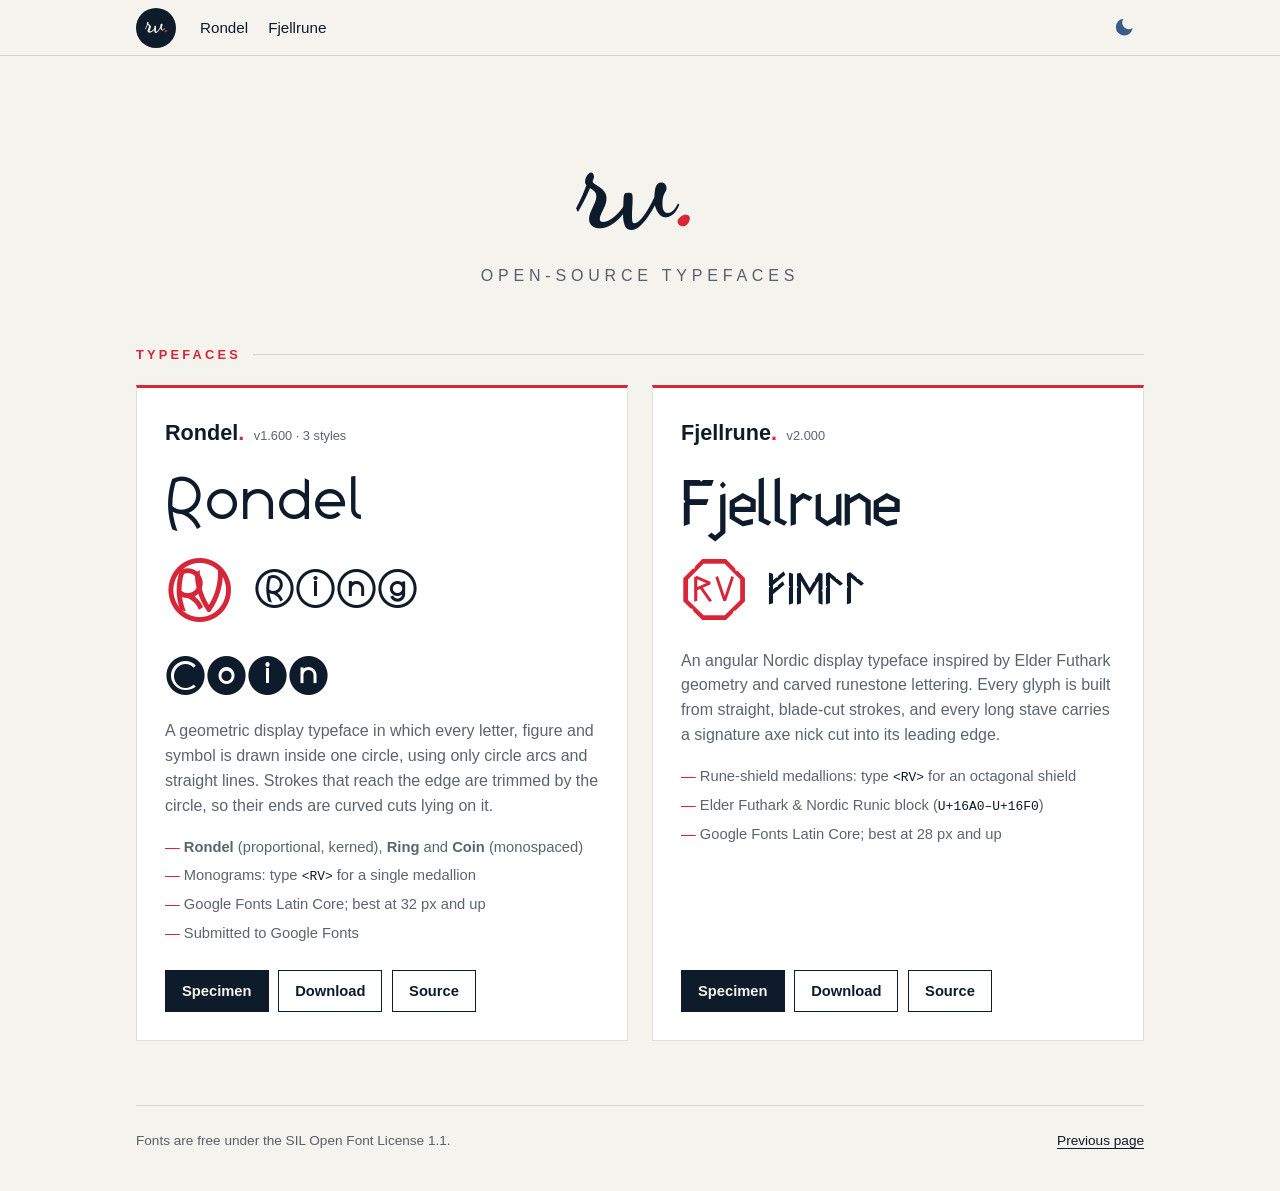
<file: index.html>
<!DOCTYPE html>
<html lang="en">
<head>
  <meta charset="UTF-8">
  <meta name="viewport" content="width=device-width, initial-scale=1.0">
  <title>rv — Typefaces</title>
  <meta name="description" content="Open-source display typefaces by rv: Rondel and Fjellrune.">
  <link rel="preconnect" href="https://fonts.googleapis.com">
  <link rel="preconnect" href="https://fonts.gstatic.com" crossorigin>
  <link href="https://fonts.googleapis.com/css2?family=Dancing+Script:wght@700&display=swap" rel="stylesheet">
  <link rel="stylesheet" href="assets/site.css">
  <script src="assets/site.js"></script>
  <style>
    @font-face { font-family: "Rondel"; src: url("assets/fonts/Rondel-Regular.woff2") format("woff2"); font-display: swap; }
    @font-face { font-family: "Rondel Ring"; src: url("assets/fonts/RondelRing-Regular.woff2") format("woff2"); font-display: swap; }
    @font-face { font-family: "Rondel Coin"; src: url("assets/fonts/RondelCoin-Regular.woff2") format("woff2"); font-display: swap; }
    @font-face { font-family: "Fjellrune"; src: url("assets/fonts/Fjellrune-Regular.woff2") format("woff2"); font-display: swap; }
    .wrap { max-width: 1040px; margin: 0 auto; padding: 0 16px; }
    .hero { padding: 4rem 0 2.5rem; text-align: center; }
    .banner {
      font-family: "Dancing Script", cursive;
      font-size: clamp(4rem, 16vw, 8rem);
      font-weight: 700;
      line-height: 1;
      color: var(--fg);
    }
    .banner::after { content: "."; color: var(--red); }
    .tagline {
      margin-top: 1rem;
      font-size: clamp(0.85rem, 2.6vw, 1rem);
      letter-spacing: 0.3em;
      text-transform: uppercase;
      color: var(--muted);
    }
    h2.section {
      font-size: 0.8rem;
      letter-spacing: 0.25em;
      text-transform: uppercase;
      color: var(--red);
      margin: 1rem 0 1.25rem;
      display: flex;
      align-items: center;
      gap: 0.75rem;
    }
    h2.section::after { content: ""; flex: 1; height: 1px; background: var(--line); }
    .grid { display: grid; grid-template-columns: repeat(auto-fit, minmax(min(100%, 440px), 1fr)); gap: 1.5rem; }
    .card {
      background: var(--card);
      border: 1px solid var(--line);
      border-top: 3px solid var(--red);
      padding: 1.75rem;
      display: flex;
      flex-direction: column;
      gap: 1.1rem;
      min-width: 0;
    }
    .card h3 { font-size: 1.35rem; display: flex; align-items: baseline; gap: 0.6rem; flex-wrap: wrap; }
    .ver { font-size: 0.8rem; font-weight: 500; color: var(--muted); }
    .card h3 .dot { color: var(--red); margin-left: -0.6rem; }
    .sample { color: var(--sample); line-height: 1.15; overflow-wrap: anywhere; }
    .sample .big { font-size: clamp(2.5rem, 9vw, 4rem); }
    .sample .row { display: flex; align-items: center; gap: 1.25rem; flex-wrap: wrap; margin-top: 0.5rem; }
    .sample .mono { font-size: clamp(3rem, 10vw, 4.5rem); color: var(--red); }
    .sample .styles { font-size: clamp(2rem, 7vw, 2.75rem); }
    .rondel { font-family: "Rondel", sans-serif; }
    .ring { font-family: "Rondel Ring", sans-serif; }
    .coin { font-family: "Rondel Coin", sans-serif; }
    .fjell { font-family: "Fjellrune", sans-serif; }
    .card p { color: var(--muted); }
    .facts { list-style: none; display: grid; gap: 0.35rem; font-size: 0.92rem; color: var(--muted); }
    .facts li::before { content: "— "; color: var(--red); }
    code { font-family: ui-monospace, SFMono-Regular, Menlo, monospace; font-size: 0.88em; color: var(--fg); }
    .links { display: flex; flex-wrap: wrap; gap: 0.6rem; margin-top: auto; padding-top: 0.5rem; }
    .btn {
      display: inline-block;
      padding: 0.55rem 1rem;
      border: 1px solid var(--fg);
      color: var(--fg);
      text-decoration: none;
      font-weight: 600;
      font-size: 0.92rem;
      transition: background 0.2s ease, color 0.2s ease;
    }
    .btn.primary { background: var(--fg); border-color: var(--fg); color: var(--bg); }
    .btn:hover { border-color: var(--red); color: var(--red); }
    .btn.primary:hover { background: var(--red); border-color: var(--red); color: var(--offwhite); }
    footer {
      margin: 4rem 0 2.5rem;
      padding-top: 1.5rem;
      border-top: 1px solid var(--line);
      font-size: 0.85rem;
      color: var(--muted);
      display: flex;
      flex-wrap: wrap;
      gap: 0.5rem 1.5rem;
      justify-content: space-between;
    }
    footer a { color: var(--fg); text-underline-offset: 3px; }
    footer a:hover { color: var(--red); }
  </style>
</head>
<body>
  <header class="site-header">
    <div class="inner">
      <a class="site-logo" href="./" aria-label="rv — home">rv</a>
      <nav class="site-nav" aria-label="Site">
        <a href="rondel.html">Rondel</a>
        <a href="fjellrune.html">Fjellrune</a>
      </nav>
      <span class="spacer"></span>
      <button class="toggle" id="themeToggle" type="button" aria-label="Toggle light and dark mode">
        <svg class="icon-moon" viewBox="0 0 24 24" aria-hidden="true"><path d="M21 12.79A9 9 0 1 1 11.21 3 7 7 0 0 0 21 12.79z"/></svg>
        <svg class="icon-sun" viewBox="0 0 24 24" aria-hidden="true"><path d="M12 17a5 5 0 1 1 0-10 5 5 0 0 1 0 10zm0-13a1 1 0 0 1-1-1V1a1 1 0 0 1 2 0v2a1 1 0 0 1-1 1zm0 19a1 1 0 0 1-1-1v-2a1 1 0 0 1 2 0v2a1 1 0 0 1-1 1zM4.93 6.34a1 1 0 0 1-.7-.29L2.81 4.63a1 1 0 0 1 1.42-1.42l1.41 1.42a1 1 0 0 1-.71 1.71zm14.14 14.14a1 1 0 0 1-.7-.29l-1.42-1.42a1 1 0 0 1 1.42-1.41l1.41 1.41a1 1 0 0 1-.71 1.71zM3 13H1a1 1 0 0 1 0-2h2a1 1 0 0 1 0 2zm20 0h-2a1 1 0 0 1 0-2h2a1 1 0 0 1 0 2zM3.52 20.48a1 1 0 0 1-.71-1.71l1.42-1.42a1 1 0 0 1 1.41 1.42l-1.41 1.41a1 1 0 0 1-.71.3zM17.66 6.34a1 1 0 0 1-.71-1.71l1.41-1.42a1 1 0 0 1 1.42 1.42l-1.42 1.42a1 1 0 0 1-.7.29z"/></svg>
      </button>
    </div>
  </header>

  <div class="wrap">
    <header class="hero">
      <div class="banner">rv</div>
      <p class="tagline">Open-source typefaces</p>
    </header>

    <main>
      <h2 class="section">Typefaces</h2>
      <div class="grid">

        <article class="card" aria-labelledby="rondel-title">
          <h3 id="rondel-title">Rondel<span class="dot">.</span> <span class="ver">v1.600 · 3 styles</span></h3>
          <div class="sample" aria-hidden="true">
            <div class="big rondel">Rondel</div>
            <div class="row">
              <span class="mono rondel">&lt;RV&gt;</span>
              <span class="styles ring">Ring</span>
              <span class="styles coin">Coin</span>
            </div>
          </div>
          <p>A geometric display typeface in which every letter, figure and symbol is drawn inside one circle, using only circle arcs and straight lines. Strokes that reach the edge are trimmed by the circle, so their ends are curved cuts lying on it.</p>
          <ul class="facts">
            <li><strong>Rondel</strong> (proportional, kerned), <strong>Ring</strong> and <strong>Coin</strong> (monospaced)</li>
            <li>Monograms: type <code>&lt;RV&gt;</code> for a single medallion</li>
            <li>Google Fonts Latin Core; best at 32&nbsp;px and up</li>
            <li>Submitted to Google Fonts</li>
          </ul>
          <div class="links">
            <a class="btn primary" href="rondel.html">Specimen</a>
            <a class="btn" href="https://github.com/q78717/font-rondel/releases/latest">Download</a>
            <a class="btn" href="https://github.com/q78717/font-rondel">Source</a>
          </div>
        </article>

        <article class="card" aria-labelledby="fjell-title">
          <h3 id="fjell-title">Fjellrune<span class="dot">.</span> <span class="ver">v2.000</span></h3>
          <div class="sample" aria-hidden="true">
            <div class="big fjell">Fjellrune</div>
            <div class="row">
              <span class="mono fjell">&lt;RV&gt;</span>
              <span class="styles fjell">ᚠᛁᛖᛚᛚ</span>
            </div>
          </div>
          <p>An angular Nordic display typeface inspired by Elder Futhark geometry and carved runestone lettering. Every glyph is built from straight, blade-cut strokes, and every long stave carries a signature axe nick cut into its leading edge.</p>
          <ul class="facts">
            <li>Rune-shield medallions: type <code>&lt;RV&gt;</code> for an octagonal shield</li>
            <li>Elder Futhark &amp; Nordic Runic block (<code>U+16A0–U+16F0</code>)</li>
            <li>Google Fonts Latin Core; best at 28&nbsp;px and up</li>
          </ul>
          <div class="links">
            <a class="btn primary" href="fjellrune.html">Specimen</a>
            <a class="btn" href="https://github.com/q78717/font-fjellrune/releases/latest">Download</a>
            <a class="btn" href="https://github.com/q78717/font-fjellrune">Source</a>
          </div>
        </article>

      </div>
    </main>

    <footer>
      <span>Fonts are free under the SIL Open Font License 1.1.</span>
      <a href="coming-soon.html">Previous page</a>
    </footer>
  </div>
</body>
</html>
</file>
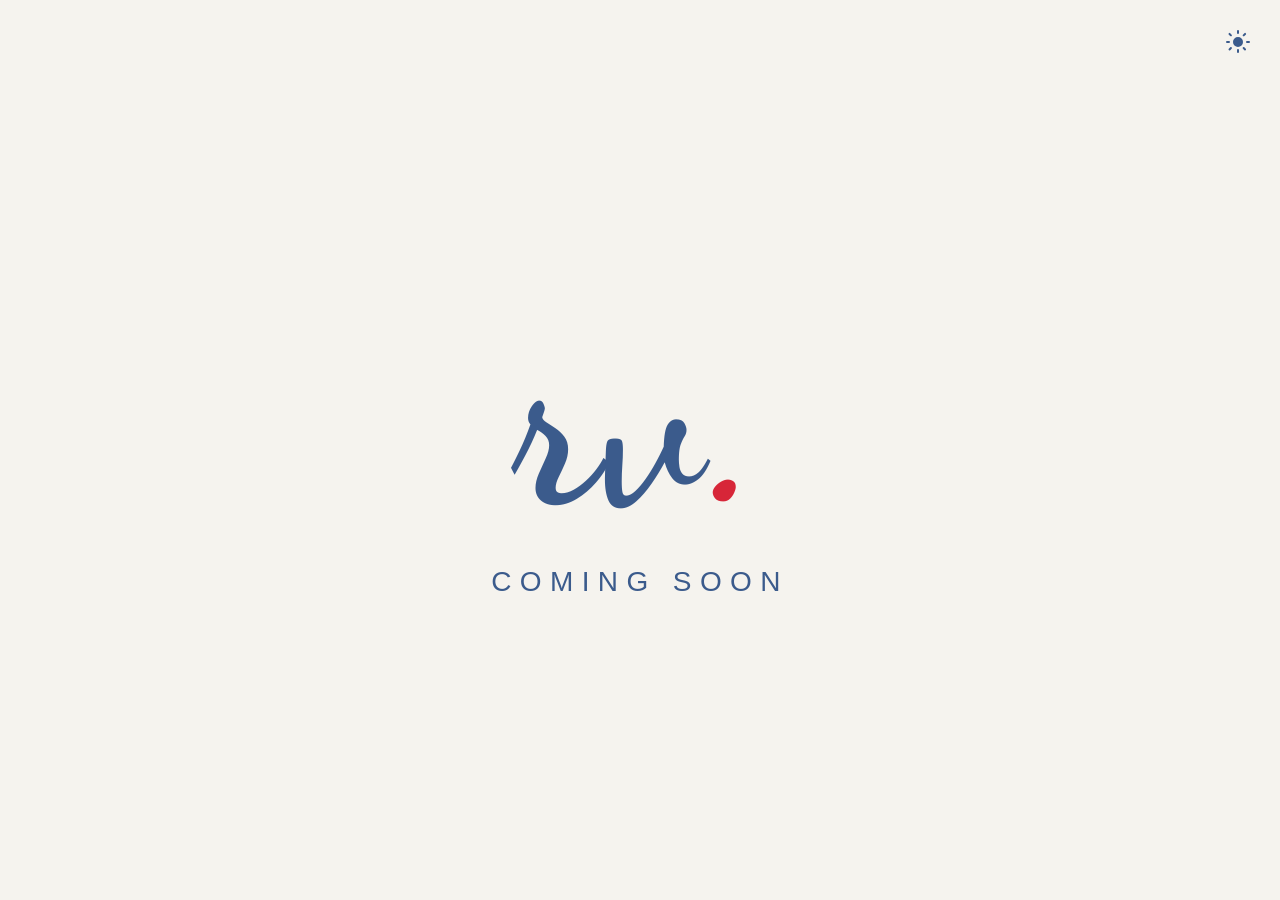
<file: coming-soon.html>
<!DOCTYPE html>
<html lang="en">
<head>
  <meta charset="UTF-8">
  <meta name="viewport" content="width=device-width, initial-scale=1.0">
  <title>RV — Coming Soon</title>
  <link rel="preconnect" href="https://fonts.googleapis.com">
  <link rel="preconnect" href="https://fonts.gstatic.com" crossorigin>
  <link href="https://fonts.googleapis.com/css2?family=Dancing+Script:wght@500;700&display=swap" rel="stylesheet">
  <style>
    :root {
      --darknavy: #0d1b2a;
      --offwhite: #f5f3ee;
      --denim: #3b5b8c;
      --red: #d72638;
    }
    /* Dark mode (default) */
    :root, [data-theme="dark"] {
      --bg: var(--darknavy);
      --fg: var(--offwhite);
      --muted: var(--denim);
    }
    [data-theme="light"] {
      --bg: var(--offwhite);
      --fg: var(--darknavy);
      --muted: var(--denim);
    }
    * { margin: 0; padding: 0; box-sizing: border-box; }
    html, body { height: 100%; }
    body {
      display: flex;
      flex-direction: column;
      align-items: center;
      justify-content: center;
      height: 100vh;
      font-family: -apple-system, BlinkMacSystemFont, "Segoe UI", Roboto, sans-serif;
      background: var(--bg);
      color: var(--fg);
      text-align: center;
      transition: background 0.3s ease, color 0.3s ease;
    }
    .banner {
      font-family: "Dancing Script", cursive;
      font-size: clamp(5rem, 24vw, 15rem);
      font-weight: 700;
      letter-spacing: 0.02em;
      line-height: 1;
      color: var(--denim);
    }
    .banner::after {
      content: ".";
      color: var(--red);
    }
    .coming-soon {
      margin-top: 1.5rem;
      font-size: clamp(1rem, 4vw, 1.75rem);
      font-weight: 300;
      letter-spacing: 0.3em;
      text-transform: uppercase;
      color: var(--muted);
    }
    .toggle {
      position: fixed;
      top: 1.25rem;
      right: 1.25rem;
      display: inline-flex;
      align-items: center;
      justify-content: center;
      width: 2.75rem;
      height: 2.75rem;
      background: transparent;
      border: none;
      color: var(--denim);
      cursor: pointer;
      transition: color 0.2s ease, transform 0.2s ease;
    }
    .toggle svg {
      width: 1.5rem;
      height: 1.5rem;
      fill: currentColor;
    }
    .toggle:hover {
      transform: scale(1.1);
    }
    .toggle:focus-visible {
      outline: 2px solid var(--red);
      outline-offset: 2px;
      border-radius: 6px;
    }
    .toggle .icon-sun { display: none; }
    .toggle .icon-moon { display: block; }
    [data-theme="light"] .toggle .icon-sun { display: block; }
    [data-theme="light"] .toggle .icon-moon { display: none; }
  </style>
</head>
<body>
  <button class="toggle" id="themeToggle" aria-label="Toggle light and dark mode">
    <svg class="icon-moon" viewBox="0 0 24 24" aria-hidden="true"><path d="M21 12.79A9 9 0 1 1 11.21 3 7 7 0 0 0 21 12.79z"/></svg>
    <svg class="icon-sun" viewBox="0 0 24 24" aria-hidden="true"><path d="M12 17a5 5 0 1 1 0-10 5 5 0 0 1 0 10zm0-13a1 1 0 0 1-1-1V1a1 1 0 0 1 2 0v2a1 1 0 0 1-1 1zm0 19a1 1 0 0 1-1-1v-2a1 1 0 0 1 2 0v2a1 1 0 0 1-1 1zM4.93 6.34a1 1 0 0 1-.7-.29L2.81 4.63a1 1 0 0 1 1.42-1.42l1.41 1.42a1 1 0 0 1-.71 1.71zm14.14 14.14a1 1 0 0 1-.7-.29l-1.42-1.42a1 1 0 0 1 1.42-1.41l1.41 1.41a1 1 0 0 1-.71 1.71zM3 13H1a1 1 0 0 1 0-2h2a1 1 0 0 1 0 2zm20 0h-2a1 1 0 0 1 0-2h2a1 1 0 0 1 0 2zM3.52 20.48a1 1 0 0 1-.71-1.71l1.42-1.42a1 1 0 0 1 1.41 1.42l-1.41 1.41a1 1 0 0 1-.71.3zM17.66 6.34a1 1 0 0 1-.71-1.71l1.41-1.42a1 1 0 0 1 1.42 1.42l-1.42 1.42a1 1 0 0 1-.7.29z"/></svg>
  </button>
  <div class="banner">rv</div>
  <div class="coming-soon">Coming Soon</div>

  <script>
    (function () {
      const root = document.documentElement;
      const btn = document.getElementById("themeToggle");

      let saved = null;
      try { saved = localStorage.getItem("theme"); } catch (e) {}
      const prefersLight = window.matchMedia("(prefers-color-scheme: light)").matches;
      // Show the saved choice, else follow the OS without saving it.
      root.setAttribute("data-theme", saved === "light" || saved === "dark" ? saved : (prefersLight ? "light" : "dark"));

      btn.addEventListener("click", function () {
        const next = root.getAttribute("data-theme") === "dark" ? "light" : "dark";
        root.setAttribute("data-theme", next);
        try { localStorage.setItem("theme", next); } catch (e) {}
      });
    })();
  </script>
</body>
</html>
</file>
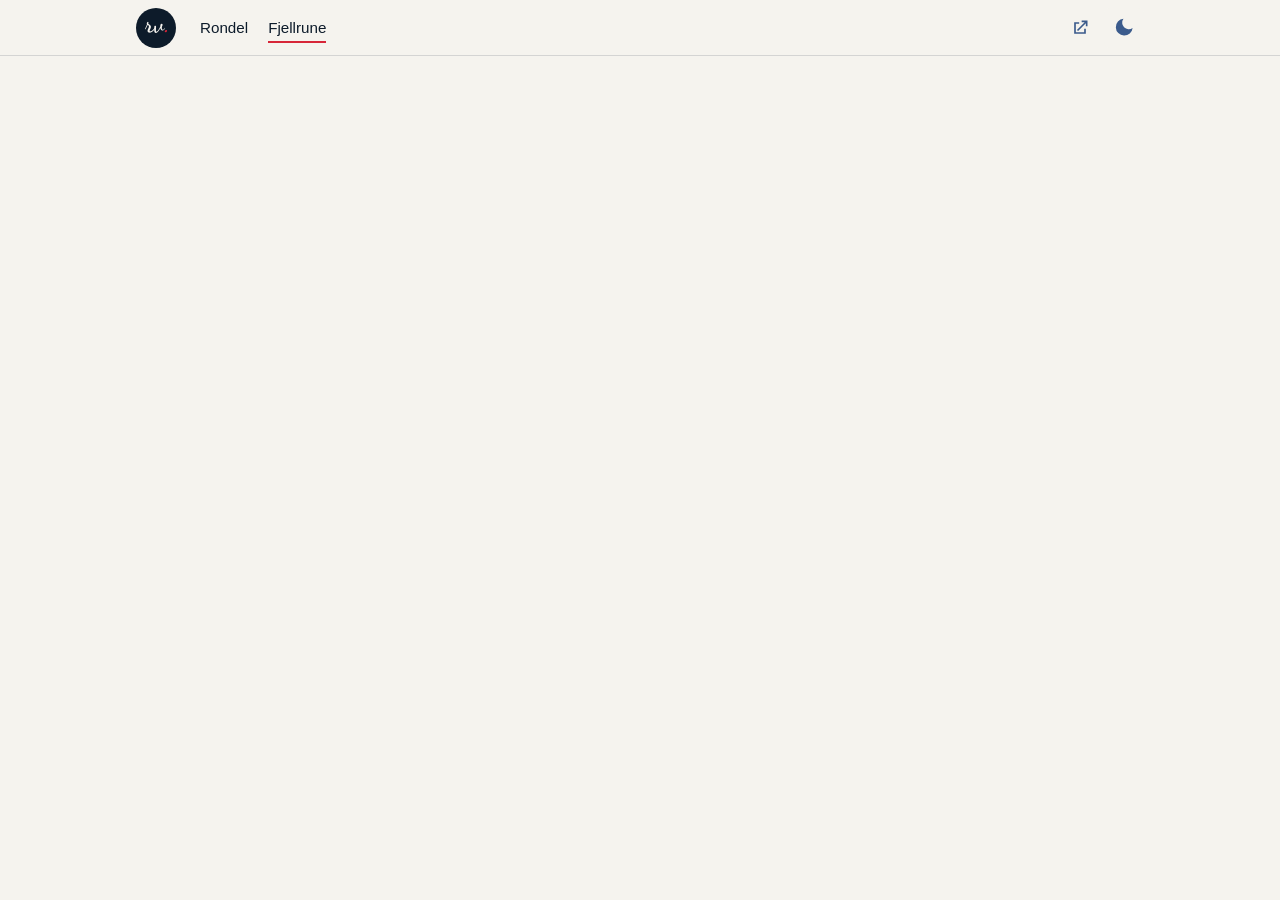
<file: fjellrune.html>
<!DOCTYPE html>
<html lang="en">
<head>
  <meta charset="UTF-8">
  <meta name="viewport" content="width=device-width, initial-scale=1.0">
  <title>Fjellrune — rv</title>
  <meta name="description" content="Fjellrune specimen: an angular Nordic display typeface with blade-cut strokes.">
  <link rel="preconnect" href="https://fonts.googleapis.com">
  <link rel="preconnect" href="https://fonts.gstatic.com" crossorigin>
  <link href="https://fonts.googleapis.com/css2?family=Dancing+Script:wght@700&display=swap" rel="stylesheet">
  <link rel="stylesheet" href="assets/site.css">
  <script src="assets/site.js"></script>
</head>
<body class="frame-page">
  <header class="site-header">
    <div class="inner">
      <a class="site-logo" href="./" aria-label="rv — home">rv</a>
      <nav class="site-nav" aria-label="Site">
        <a href="rondel.html">Rondel</a>
        <a href="fjellrune.html" aria-current="page">Fjellrune</a>
      </nav>
      <span class="spacer"></span>
      <a class="ext" href="https://q78717.github.io/font-fjellrune/" target="_blank" rel="noopener" aria-label="Open full page in a new tab" title="Open full page"><svg viewBox="0 0 24 24" aria-hidden="true"><path d="M14 3h7v7h-2V6.41l-9.29 9.3-1.42-1.42L17.59 5H14V3z"/><path d="M5 5h6v2H7v10h10v-4h2v6H5V5z"/></svg></a>
      <button class="toggle" id="themeToggle" type="button" aria-label="Toggle light and dark mode">
        <svg class="icon-moon" viewBox="0 0 24 24" aria-hidden="true"><path d="M21 12.79A9 9 0 1 1 11.21 3 7 7 0 0 0 21 12.79z"/></svg>
        <svg class="icon-sun" viewBox="0 0 24 24" aria-hidden="true"><path d="M12 17a5 5 0 1 1 0-10 5 5 0 0 1 0 10zm0-13a1 1 0 0 1-1-1V1a1 1 0 0 1 2 0v2a1 1 0 0 1-1 1zm0 19a1 1 0 0 1-1-1v-2a1 1 0 0 1 2 0v2a1 1 0 0 1-1 1zM4.93 6.34a1 1 0 0 1-.7-.29L2.81 4.63a1 1 0 0 1 1.42-1.42l1.41 1.42a1 1 0 0 1-.71 1.71zm14.14 14.14a1 1 0 0 1-.7-.29l-1.42-1.42a1 1 0 0 1 1.42-1.41l1.41 1.41a1 1 0 0 1-.71 1.71zM3 13H1a1 1 0 0 1 0-2h2a1 1 0 0 1 0 2zm20 0h-2a1 1 0 0 1 0-2h2a1 1 0 0 1 0 2zM3.52 20.48a1 1 0 0 1-.71-1.71l1.42-1.42a1 1 0 0 1 1.41 1.42l-1.41 1.41a1 1 0 0 1-.71.3zM17.66 6.34a1 1 0 0 1-.71-1.71l1.41-1.42a1 1 0 0 1 1.42 1.42l-1.42 1.42a1 1 0 0 1-.7.29z"/></svg>
      </button>
    </div>
  </header>
  <iframe class="specimen-frame" src="https://q78717.github.io/font-fjellrune/" title="Fjellrune specimen" loading="eager"></iframe>
</body>
</html>
</file>
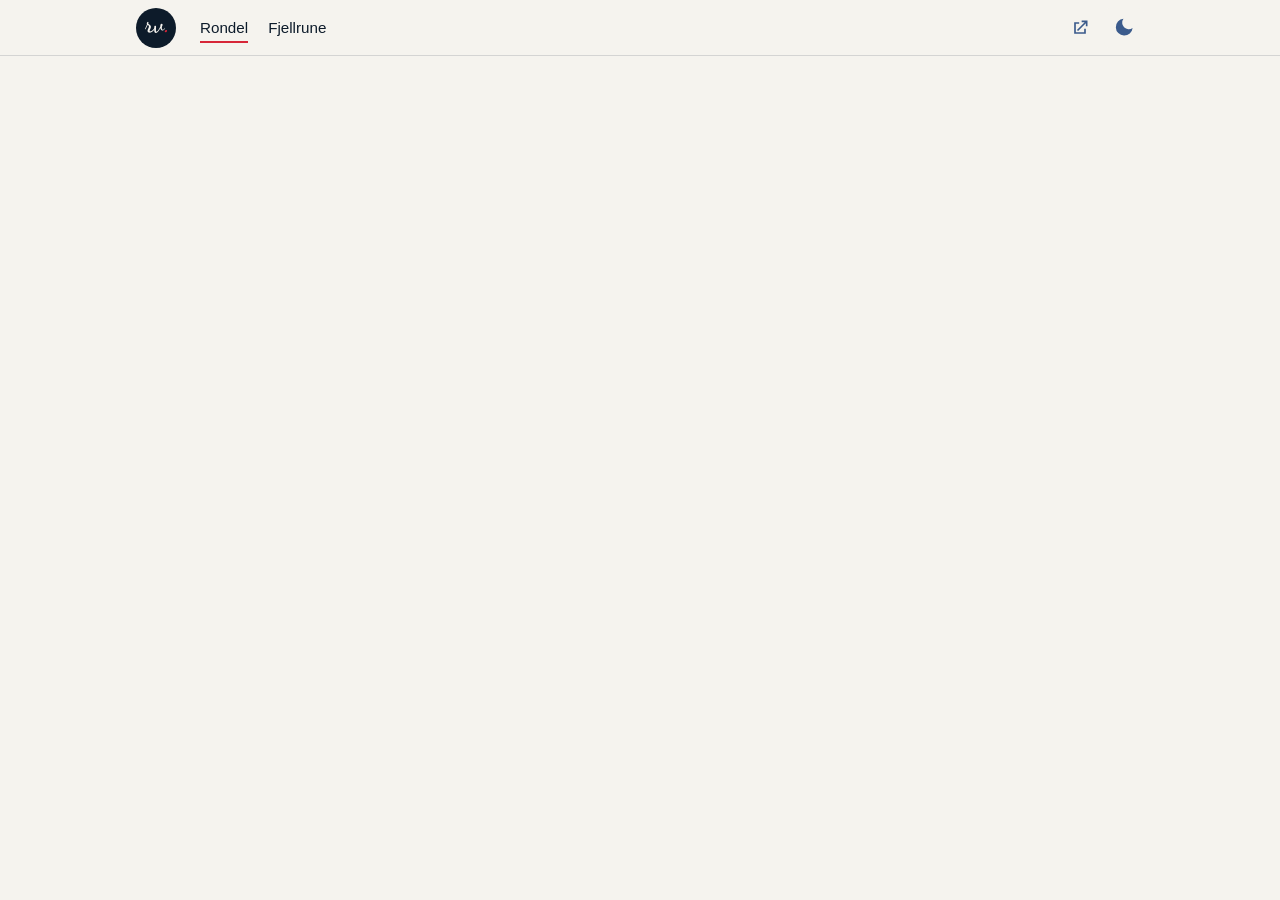
<file: rondel.html>
<!DOCTYPE html>
<html lang="en">
<head>
  <meta charset="UTF-8">
  <meta name="viewport" content="width=device-width, initial-scale=1.0">
  <title>Rondel — rv</title>
  <meta name="description" content="Rondel specimen: a geometric display typeface drawn inside one circle.">
  <link rel="preconnect" href="https://fonts.googleapis.com">
  <link rel="preconnect" href="https://fonts.gstatic.com" crossorigin>
  <link href="https://fonts.googleapis.com/css2?family=Dancing+Script:wght@700&display=swap" rel="stylesheet">
  <link rel="stylesheet" href="assets/site.css">
  <script src="assets/site.js"></script>
</head>
<body class="frame-page">
  <header class="site-header">
    <div class="inner">
      <a class="site-logo" href="./" aria-label="rv — home">rv</a>
      <nav class="site-nav" aria-label="Site">
        <a href="rondel.html" aria-current="page">Rondel</a>
        <a href="fjellrune.html">Fjellrune</a>
      </nav>
      <span class="spacer"></span>
      <a class="ext" href="https://q78717.github.io/font-rondel/" target="_blank" rel="noopener" aria-label="Open full page in a new tab" title="Open full page"><svg viewBox="0 0 24 24" aria-hidden="true"><path d="M14 3h7v7h-2V6.41l-9.29 9.3-1.42-1.42L17.59 5H14V3z"/><path d="M5 5h6v2H7v10h10v-4h2v6H5V5z"/></svg></a>
      <button class="toggle" id="themeToggle" type="button" aria-label="Toggle light and dark mode">
        <svg class="icon-moon" viewBox="0 0 24 24" aria-hidden="true"><path d="M21 12.79A9 9 0 1 1 11.21 3 7 7 0 0 0 21 12.79z"/></svg>
        <svg class="icon-sun" viewBox="0 0 24 24" aria-hidden="true"><path d="M12 17a5 5 0 1 1 0-10 5 5 0 0 1 0 10zm0-13a1 1 0 0 1-1-1V1a1 1 0 0 1 2 0v2a1 1 0 0 1-1 1zm0 19a1 1 0 0 1-1-1v-2a1 1 0 0 1 2 0v2a1 1 0 0 1-1 1zM4.93 6.34a1 1 0 0 1-.7-.29L2.81 4.63a1 1 0 0 1 1.42-1.42l1.41 1.42a1 1 0 0 1-.71 1.71zm14.14 14.14a1 1 0 0 1-.7-.29l-1.42-1.42a1 1 0 0 1 1.42-1.41l1.41 1.41a1 1 0 0 1-.71 1.71zM3 13H1a1 1 0 0 1 0-2h2a1 1 0 0 1 0 2zm20 0h-2a1 1 0 0 1 0-2h2a1 1 0 0 1 0 2zM3.52 20.48a1 1 0 0 1-.71-1.71l1.42-1.42a1 1 0 0 1 1.41 1.42l-1.41 1.41a1 1 0 0 1-.71.3zM17.66 6.34a1 1 0 0 1-.71-1.71l1.41-1.42a1 1 0 0 1 1.42 1.42l-1.42 1.42a1 1 0 0 1-.7.29z"/></svg>
      </button>
    </div>
  </header>
  <iframe class="specimen-frame" src="https://q78717.github.io/font-rondel/" title="Rondel specimen" loading="eager"></iframe>
</body>
</html>
</file>
<file: assets/site.css>
/* Shared theme + fixed header for q78717.github.io pages. */
:root {
  --darknavy: #0d1b2a;
  --offwhite: #f5f3ee;
  --denim: #3b5b8c;
  --red: #d72638;
  --header-h: 56px;
  /* Light */
  --bg: var(--offwhite);
  --fg: var(--darknavy);
  --card: #ffffff;
  --line: rgba(13, 27, 42, 0.14);
  --muted: rgba(13, 27, 42, 0.68);
  --link: var(--denim);
  --sample: var(--fg);
}
@media (prefers-color-scheme: dark) {
  :root:not([data-theme="light"]) {
    --bg: var(--darknavy);
    --fg: var(--offwhite);
    --card: #13263a;
    --line: rgba(245, 243, 238, 0.14);
    --muted: rgba(245, 243, 238, 0.70);
    --link: #8fb0e0;
    --sample: var(--fg);
  }
}
:root[data-theme="dark"] {
  --bg: var(--darknavy);
  --fg: var(--offwhite);
  --card: #13263a;
  --line: rgba(245, 243, 238, 0.14);
  --muted: rgba(245, 243, 238, 0.70);
  --link: #8fb0e0;
  --sample: var(--fg);
}

* { margin: 0; padding: 0; box-sizing: border-box; }
html { scroll-padding-top: calc(var(--header-h) + 16px); }
body {
  font-family: -apple-system, BlinkMacSystemFont, "Segoe UI", Roboto, sans-serif;
  background: var(--bg);
  color: var(--fg);
  line-height: 1.55;
  padding-top: var(--header-h);
  transition: background 0.3s ease, color 0.3s ease;
}

/* ---------- fixed header ---------- */
.site-header {
  position: fixed;
  inset: 0 0 auto 0;
  height: var(--header-h);
  z-index: 100;
  background: var(--bg);
  border-bottom: 1px solid var(--line);
  transition: background 0.3s ease;
}
.site-header .inner {
  height: 100%;
  max-width: 1040px;
  margin: 0 auto;
  padding: 0 16px;
  display: flex;
  align-items: center;
  gap: 1.5rem;
}
.site-logo {
  /* Badge: disc in the text colour, letters in the background colour. */
  flex: none;
  display: inline-flex;
  align-items: center;
  justify-content: center;
  width: 40px;
  height: 40px;
  border-radius: 50%;
  background: var(--fg);
  color: var(--bg);
  font-family: "Dancing Script", cursive;
  font-weight: 700;
  font-size: 1.55rem;
  line-height: 1;
  text-decoration: none;
  /* Centre the script ink (it sits low and left in its box) within the disc. */
  padding: 0 0 6px 2.9px;
}
.site-logo::after { content: "."; color: var(--red); }
.site-nav { display: flex; gap: 1.25rem; min-width: 0; overflow-x: auto; scrollbar-width: none; }
.site-nav a {
  color: var(--fg);
  text-decoration: none;
  font-size: 0.95rem;
  font-weight: 500;
  white-space: nowrap;
  padding: 0.25rem 0;
  position: relative;
}
/* Underline drawn inside the padding so it doesn't push the text off-centre. */
.site-nav a::after { content: ""; position: absolute; left: 0; right: 0; bottom: 0; height: 2px; background: transparent; }
.site-nav a:hover { color: var(--red); }
.site-nav a[aria-current="page"]::after { background: var(--red); }
.site-header .spacer { flex: 1; }
/* Icon-only "open full page" link, sized like the theme toggle. */
.site-header .ext {
  display: inline-flex;
  align-items: center;
  justify-content: center;
  width: 2.5rem;
  height: 2.5rem;
  flex: none;
  color: var(--link);
  border-radius: 6px;
}
.site-header .ext svg { width: 1.25rem; height: 1.25rem; fill: currentColor; }
.site-header .ext:hover { color: var(--red); }
/* Keep the two header icons together. */
.site-header .ext + .toggle { margin-left: -1.25rem; }
@media (max-width: 480px) { .site-header .ext + .toggle { margin-left: -0.75rem; } }
.toggle {
  display: inline-flex;
  align-items: center;
  justify-content: center;
  width: 2.5rem;
  height: 2.5rem;
  flex: none;
  background: var(--bg);
  border: none;
  color: var(--link);
  cursor: pointer;
  border-radius: 6px;
}
.toggle:hover { color: var(--red); }
.toggle svg { width: 1.4rem; height: 1.4rem; fill: currentColor; }
/* Show the icon of the mode you would switch to. */
.toggle .icon-sun { display: none; }
@media (prefers-color-scheme: dark) {
  :root:not([data-theme="light"]) .toggle .icon-sun { display: block; }
  :root:not([data-theme="light"]) .toggle .icon-moon { display: none; }
}
:root[data-theme="dark"] .toggle .icon-sun { display: block; }
:root[data-theme="dark"] .toggle .icon-moon { display: none; }

a:focus-visible, button:focus-visible { outline: 2px solid var(--red); outline-offset: 2px; }

@media (max-width: 480px) {
  .site-header .inner { gap: 1rem; }
}

/* ---------- embedded specimen pages ---------- */
.frame-page { overflow: hidden; }
.specimen-frame {
  display: block;
  width: 100%;
  height: calc(100vh - var(--header-h));
  height: calc(100dvh - var(--header-h));
  border: 0;
  background: var(--bg);
}
</file>
